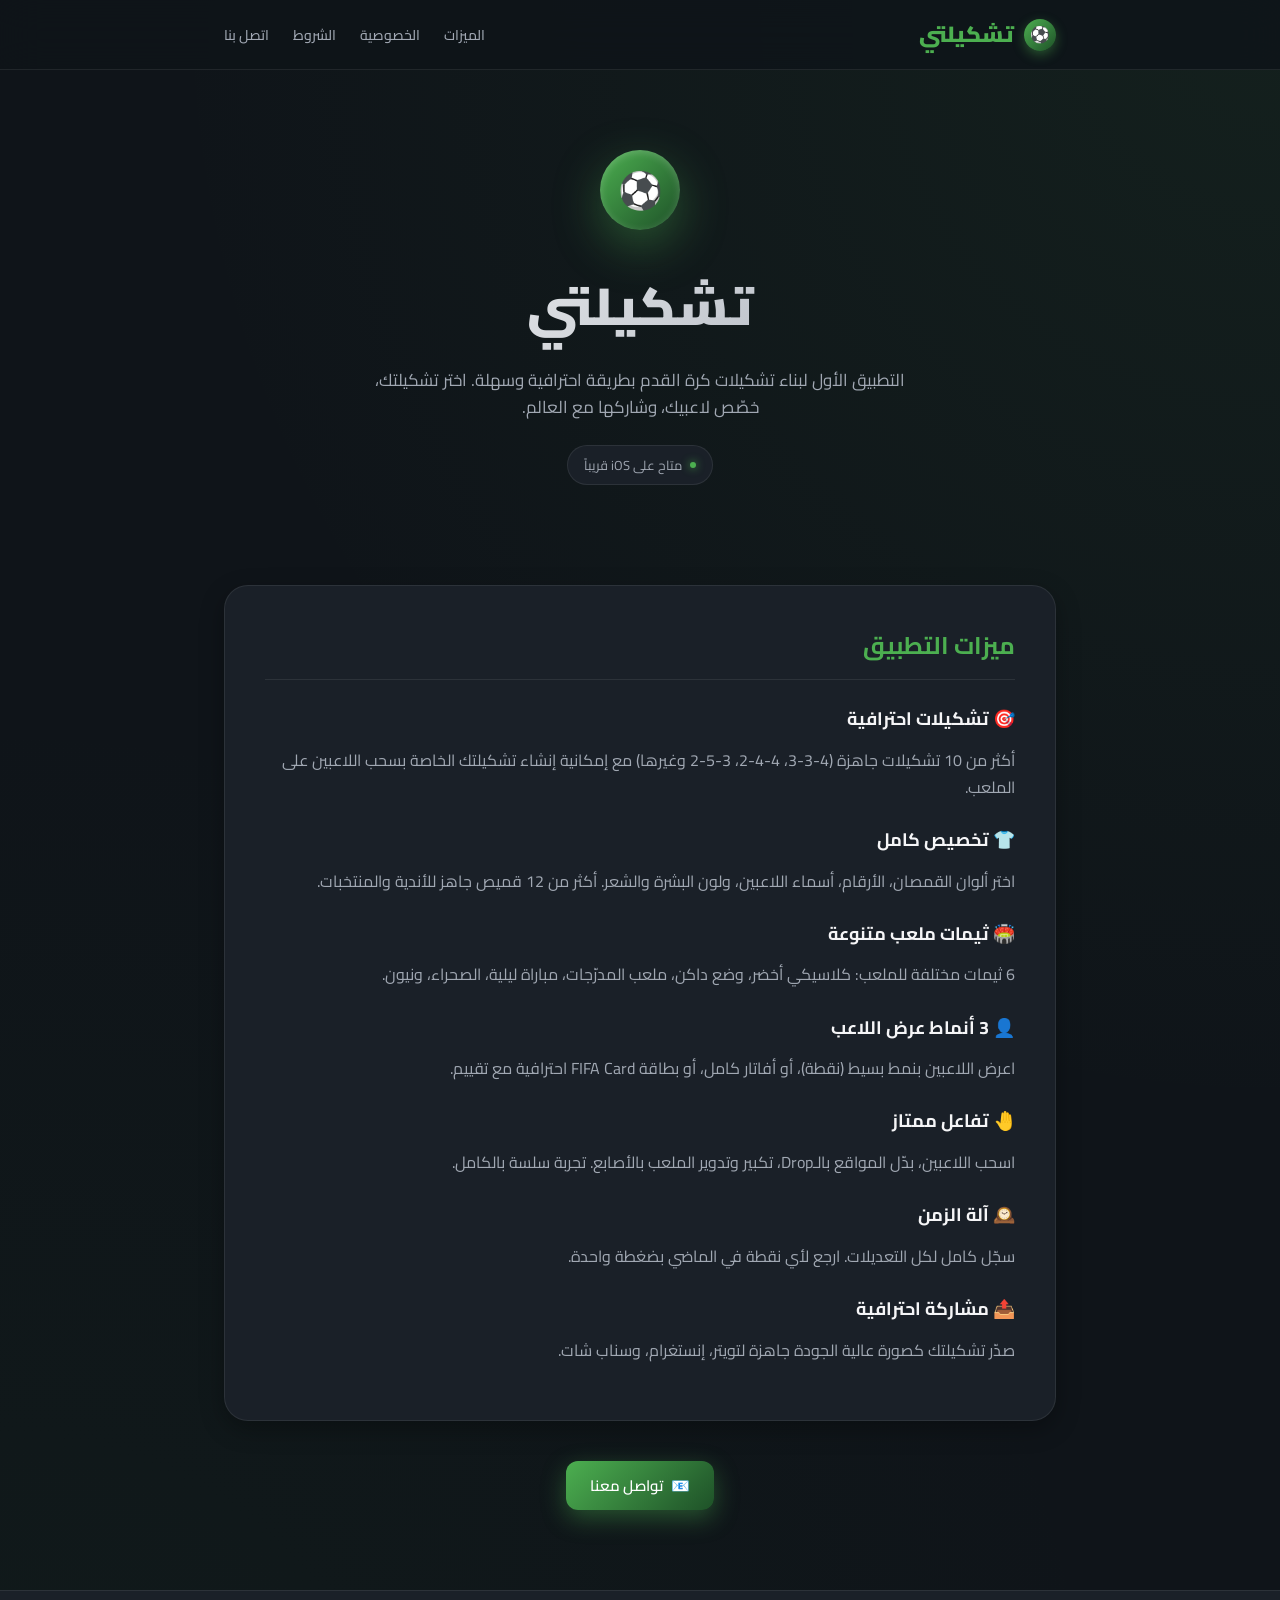
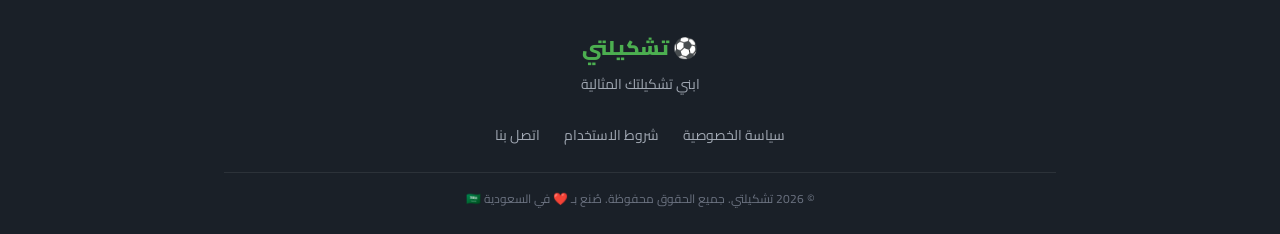
<file: index.html>
<!DOCTYPE html>
<html lang="ar" dir="rtl">
<head>
    <meta charset="UTF-8">
    <meta name="viewport" content="width=device-width, initial-scale=1.0">
    <meta name="description" content="تشكيلتي - التطبيق الأول لبناء تشكيلات كرة القدم بطريقة احترافية وسهلة">
    <meta property="og:title" content="تشكيلتي - بناء تشكيلات كرة القدم">
    <meta property="og:description" content="ابني تشكيلتك المثالية بتطبيق احترافي بالكامل بالعربي">
    <meta property="og:type" content="website">
    <meta name="theme-color" content="#0F1419">
    <title>تشكيلتي - بناء تشكيلات كرة القدم</title>
    <link rel="stylesheet" href="styles.css">
</head>
<body>

    <!-- Navbar -->
    <nav class="navbar">
        <div class="navbar-inner">
            <a href="index.html" class="logo">
                <span class="logo-icon">⚽</span>
                <span>تشكيلتي</span>
            </a>
            <ul class="nav-links">
                <li><a href="#features">الميزات</a></li>
                <li><a href="privacy.html">الخصوصية</a></li>
                <li><a href="terms.html">الشروط</a></li>
                <li><a href="contact.html">اتصل بنا</a></li>
            </ul>
        </div>
    </nav>

    <!-- Hero -->
    <section class="hero">
        <div class="container">
            <div class="hero-icon">⚽</div>
            <h1>تشكيلتي</h1>
            <p class="hero-subtitle">التطبيق الأول لبناء تشكيلات كرة القدم بطريقة احترافية وسهلة. اختر تشكيلتك، خصّص لاعبيك، وشاركها مع العالم.</p>
            <div class="hero-meta">
                <span class="hero-meta-dot"></span>
                <span>متاح على iOS قريباً</span>
            </div>
        </div>
    </section>

    <!-- Features -->
    <section class="content" id="features">
        <div class="container">
            <div class="content-card">
                <h2>ميزات التطبيق</h2>

                <h3>🎯 تشكيلات احترافية</h3>
                <p>أكثر من 10 تشكيلات جاهزة (4-3-3، 4-4-2، 3-5-2 وغيرها) مع إمكانية إنشاء تشكيلتك الخاصة بسحب اللاعبين على الملعب.</p>

                <h3>👕 تخصيص كامل</h3>
                <p>اختر ألوان القمصان، الأرقام، أسماء اللاعبين، ولون البشرة والشعر. أكثر من 12 قميص جاهز للأندية والمنتخبات.</p>

                <h3>🏟️ ثيمات ملعب متنوعة</h3>
                <p>6 ثيمات مختلفة للملعب: كلاسيكي أخضر، وضع داكن، ملعب المدرّجات، مباراة ليلية، الصحراء، ونيون.</p>

                <h3>👤 3 أنماط عرض اللاعب</h3>
                <p>اعرض اللاعبين بنمط بسيط (نقطة)، أو أفاتار كامل، أو بطاقة FIFA Card احترافية مع تقييم.</p>

                <h3>🤚 تفاعل ممتاز</h3>
                <p>اسحب اللاعبين، بدّل المواقع بالـDrop، تكبير وتدوير الملعب بالأصابع. تجربة سلسة بالكامل.</p>

                <h3>🕰️ آلة الزمن</h3>
                <p>سجّل كامل لكل التعديلات. ارجع لأي نقطة في الماضي بضغطة واحدة.</p>

                <h3>📤 مشاركة احترافية</h3>
                <p>صدّر تشكيلتك كصورة عالية الجودة جاهزة لتويتر، إنستغرام، وسناب شات.</p>
            </div>

            <!-- CTA -->
            <div style="text-align: center; margin-top: 40px;">
                <a href="mailto:support@tactica.app" class="btn btn-primary">
                    <span>📧</span>
                    <span>تواصل معنا</span>
                </a>
            </div>
        </div>
    </section>

    <!-- Footer -->
    <footer class="footer">
        <div class="container">
            <div class="footer-logo">⚽ تشكيلتي</div>
            <p class="footer-tagline">ابني تشكيلتك المثالية</p>
            <ul class="footer-links">
                <li><a href="privacy.html">سياسة الخصوصية</a></li>
                <li><a href="terms.html">شروط الاستخدام</a></li>
                <li><a href="contact.html">اتصل بنا</a></li>
            </ul>
            <p class="footer-copyright">
                © 2026 تشكيلتي. جميع الحقوق محفوظة. صُنع بـ ❤️ في السعودية 🇸🇦
            </p>
        </div>
    </footer>

</body>
</html>
</file>
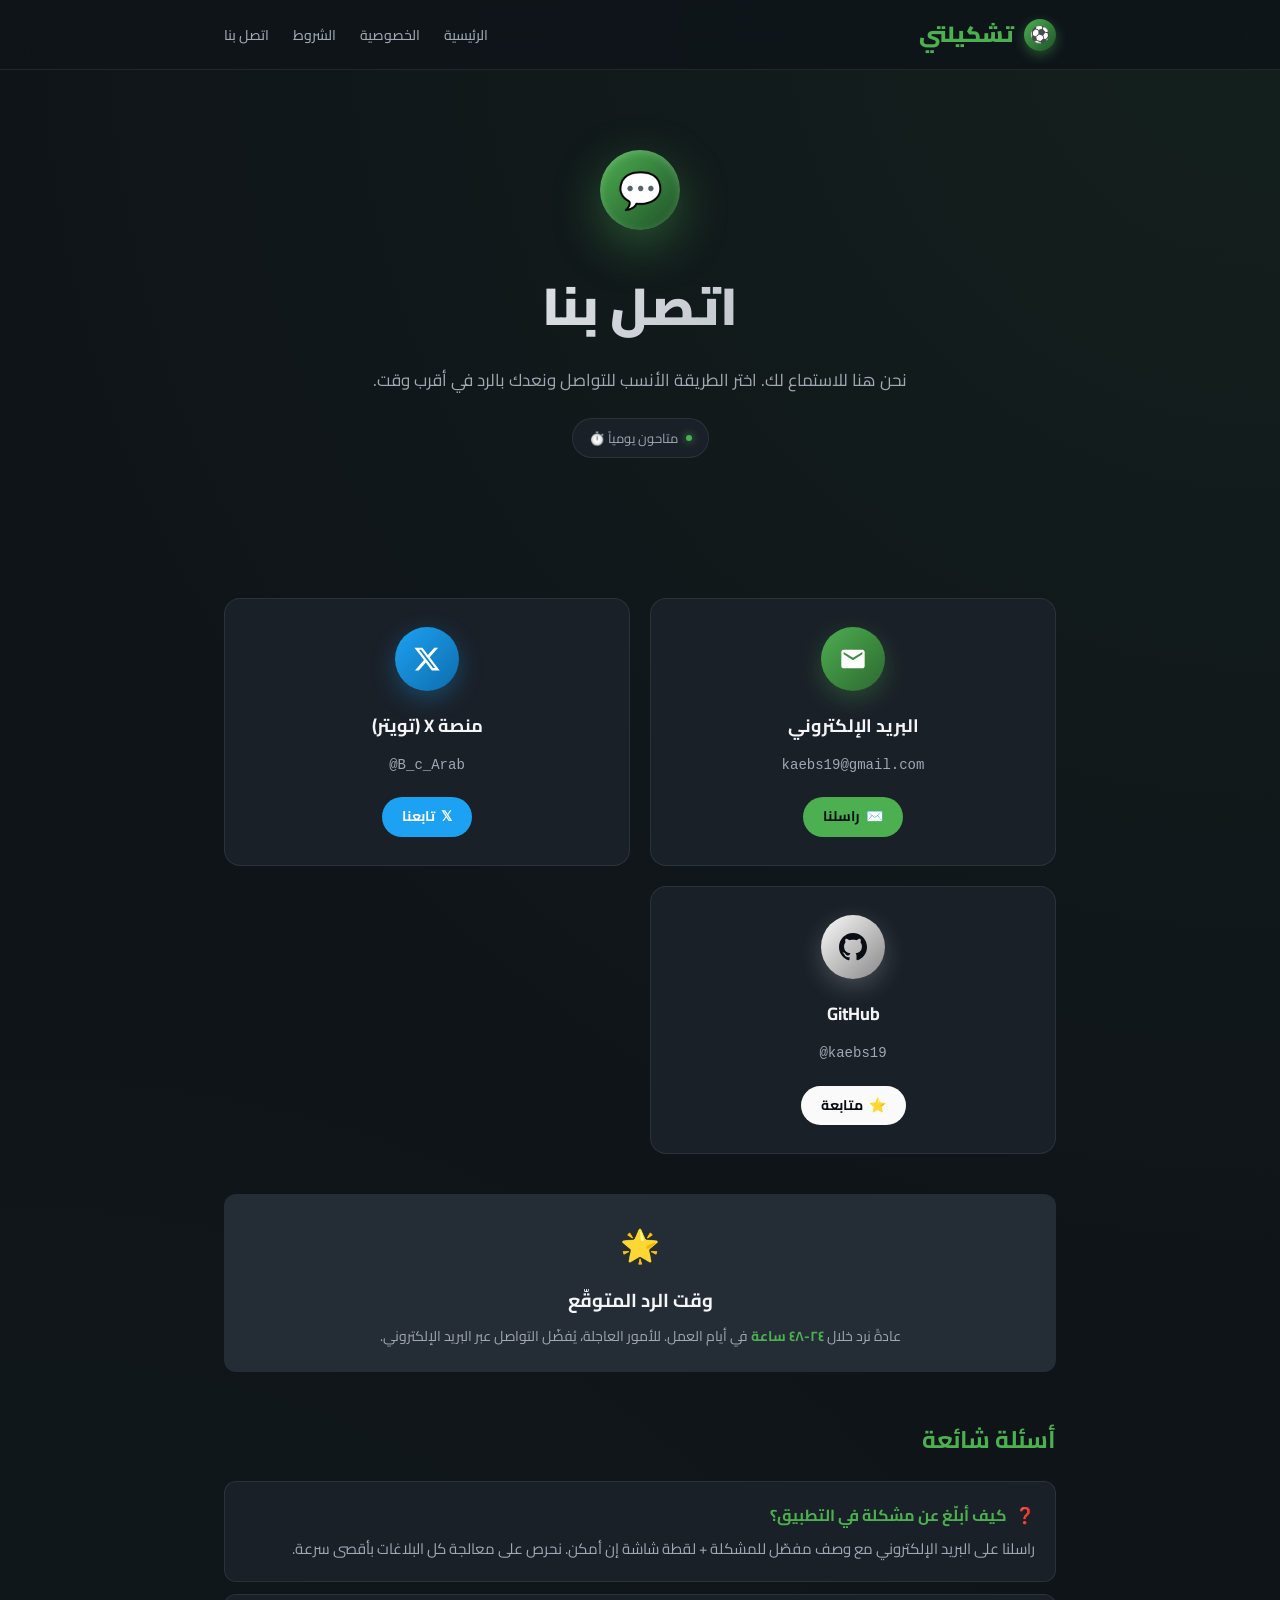
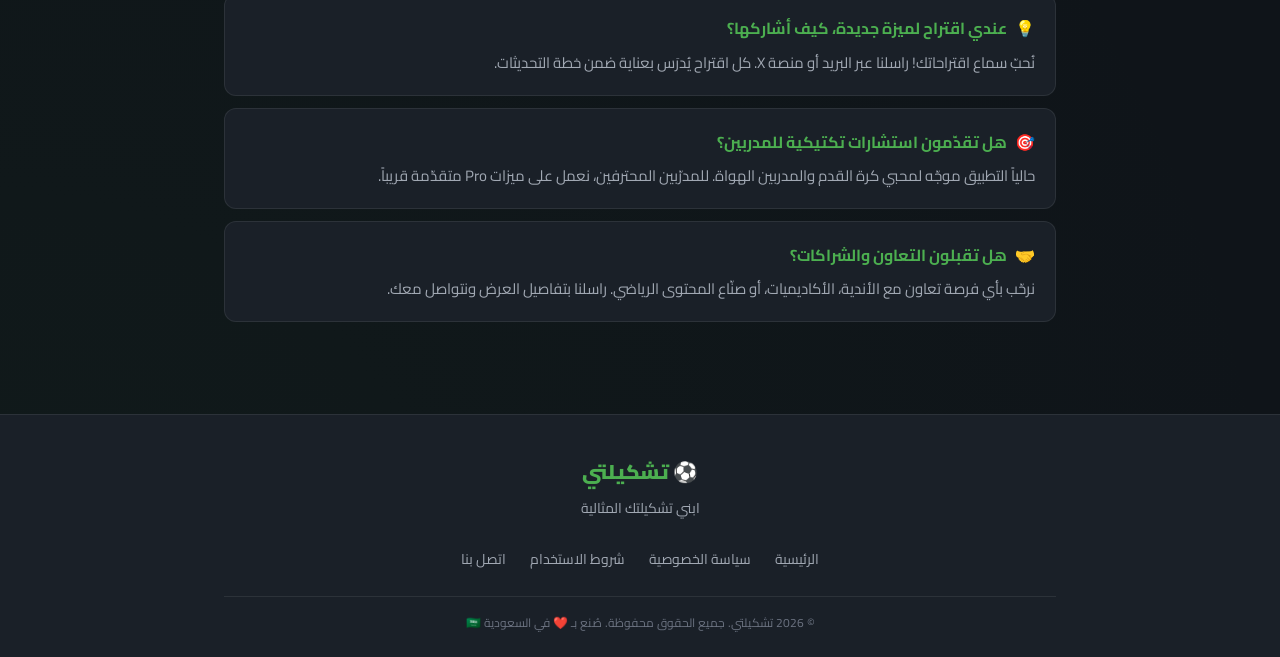
<file: contact.html>
<!DOCTYPE html>
<html lang="ar" dir="rtl">
<head>
    <meta charset="UTF-8">
    <meta name="viewport" content="width=device-width, initial-scale=1.0">
    <meta name="description" content="تواصل معنا - فريق تشكيلتي يسرّه التواصل معك في أي وقت">
    <meta property="og:title" content="اتصل بنا - تشكيلتي">
    <meta property="og:description" content="نحن هنا لمساعدتك. تواصل معنا عبر البريد الإلكتروني أو وسائل التواصل الاجتماعي.">
    <meta name="theme-color" content="#0F1419">
    <title>اتصل بنا - تشكيلتي</title>
    <link rel="stylesheet" href="styles.css">
    <style>
        /* ===== Contact Page Specific ===== */
        .contact-grid {
            display: grid;
            grid-template-columns: repeat(auto-fit, minmax(280px, 1fr));
            gap: 20px;
            margin: 40px 0;
        }

        .contact-card {
            background: var(--bg-secondary);
            border: 1px solid var(--border-light);
            border-radius: var(--radius-lg);
            padding: 28px 24px;
            text-align: center;
            text-decoration: none;
            transition: all 0.3s ease;
            position: relative;
            overflow: hidden;
            display: flex;
            flex-direction: column;
            align-items: center;
            gap: 12px;
        }

        .contact-card::before {
            content: '';
            position: absolute;
            top: 0;
            left: 0;
            right: 0;
            height: 3px;
            background: var(--card-accent, var(--brand-accent));
            opacity: 0;
            transition: opacity 0.3s;
        }

        .contact-card:hover {
            transform: translateY(-4px);
            border-color: var(--card-accent, var(--brand-accent));
            box-shadow: 0 16px 40px var(--card-glow, var(--brand-accent-glow));
        }

        .contact-card:hover::before {
            opacity: 1;
        }

        .contact-card.email {
            --card-accent: var(--brand-accent);
            --card-glow: rgba(76, 175, 80, 0.3);
        }

        .contact-card.twitter {
            --card-accent: #1DA1F2;
            --card-glow: rgba(29, 161, 242, 0.3);
        }

        .contact-card.github {
            --card-accent: #fafafa;
            --card-glow: rgba(255, 255, 255, 0.2);
        }

        .contact-icon {
            width: 64px;
            height: 64px;
            border-radius: 50%;
            display: flex;
            align-items: center;
            justify-content: center;
            font-size: 28px;
            margin-bottom: 8px;
            background: linear-gradient(135deg, var(--card-accent), color-mix(in srgb, var(--card-accent) 60%, black));
            box-shadow: 0 8px 24px var(--card-glow);
        }

        .contact-card-title {
            font-size: 18px;
            font-weight: 700;
            color: var(--text-primary);
        }

        .contact-card-value {
            font-size: 14px;
            color: var(--text-secondary);
            font-family: -apple-system, "SF Mono", Menlo, monospace;
            direction: ltr;
            word-break: break-all;
        }

        .contact-card-cta {
            margin-top: 8px;
            padding: 8px 20px;
            background: var(--card-accent);
            color: #0A0E14;
            border-radius: 999px;
            font-weight: 700;
            font-size: 14px;
            display: inline-flex;
            align-items: center;
            gap: 6px;
        }

        .contact-card.twitter .contact-card-cta {
            color: white;
        }

        .contact-card.github .contact-card-cta {
            color: #0A0E14;
        }

        /* SVG inline icons */
        .icon-svg {
            width: 28px;
            height: 28px;
            fill: white;
        }

        /* Quick info */
        .quick-info {
            background: var(--bg-tertiary);
            border-radius: var(--radius-md);
            padding: 24px;
            margin-top: 32px;
            text-align: center;
        }

        .quick-info-icon {
            font-size: 32px;
            margin-bottom: 12px;
        }

        .quick-info h3 {
            color: var(--text-primary);
            font-weight: 700;
            margin-bottom: 8px;
        }

        .quick-info p {
            color: var(--text-secondary);
            font-size: 14px;
        }

        /* FAQ */
        .faq {
            margin-top: 48px;
        }

        .faq-item {
            background: var(--bg-secondary);
            border: 1px solid var(--border-light);
            border-radius: var(--radius-md);
            padding: 20px;
            margin-bottom: 12px;
        }

        .faq-question {
            color: var(--brand-accent);
            font-weight: 700;
            font-size: 16px;
            margin-bottom: 8px;
            display: flex;
            align-items: center;
            gap: 8px;
        }

        .faq-answer {
            color: var(--text-secondary);
            font-size: 15px;
            line-height: 1.6;
        }
    </style>
</head>
<body>

    <!-- Navbar -->
    <nav class="navbar">
        <div class="navbar-inner">
            <a href="index.html" class="logo">
                <span class="logo-icon">⚽</span>
                <span>تشكيلتي</span>
            </a>
            <ul class="nav-links">
                <li><a href="index.html">الرئيسية</a></li>
                <li><a href="privacy.html">الخصوصية</a></li>
                <li><a href="terms.html">الشروط</a></li>
                <li><a href="contact.html">اتصل بنا</a></li>
            </ul>
        </div>
    </nav>

    <!-- Hero -->
    <section class="hero">
        <div class="container">
            <div class="hero-icon">💬</div>
            <h1>اتصل بنا</h1>
            <p class="hero-subtitle">نحن هنا للاستماع لك. اختر الطريقة الأنسب للتواصل ونعدك بالرد في أقرب وقت.</p>
            <div class="hero-meta">
                <span class="hero-meta-dot"></span>
                <span>متاحون يومياً ⏱️</span>
            </div>
        </div>
    </section>

    <!-- Content -->
    <section class="content">
        <div class="container">

            <!-- Contact Cards Grid -->
            <div class="contact-grid">

                <!-- Email Card -->
                <a href="mailto:kaebs19@gmail.com?subject=استفسار%20من%20تطبيق%20تشكيلتي" class="contact-card email">
                    <div class="contact-icon">
                        <svg class="icon-svg" viewBox="0 0 24 24">
                            <path d="M20 4H4c-1.1 0-2 .9-2 2v12c0 1.1.9 2 2 2h16c1.1 0 2-.9 2-2V6c0-1.1-.9-2-2-2zm0 4l-8 5-8-5V6l8 5 8-5v2z"/>
                        </svg>
                    </div>
                    <div class="contact-card-title">البريد الإلكتروني</div>
                    <div class="contact-card-value">kaebs19@gmail.com</div>
                    <div class="contact-card-cta">
                        <span>✉️</span>
                        <span>راسلنا</span>
                    </div>
                </a>

                <!-- Twitter/X Card -->
                <a href="https://x.com/B_c_Arab" target="_blank" rel="noopener" class="contact-card twitter">
                    <div class="contact-icon" style="background: linear-gradient(135deg, #1DA1F2, #0d6dac);">
                        <svg class="icon-svg" viewBox="0 0 24 24">
                            <path d="M18.244 2.25h3.308l-7.227 8.26 8.502 11.24H16.17l-5.214-6.817L4.99 21.75H1.68l7.73-8.835L1.254 2.25H8.08l4.713 6.231zm-1.161 17.52h1.833L7.084 4.126H5.117z"/>
                        </svg>
                    </div>
                    <div class="contact-card-title">منصة X (تويتر)</div>
                    <div class="contact-card-value">@B_c_Arab</div>
                    <div class="contact-card-cta">
                        <span>𝕏</span>
                        <span>تابعنا</span>
                    </div>
                </a>

                <!-- GitHub Card -->
                <a href="https://github.com/kaebs19" target="_blank" rel="noopener" class="contact-card github">
                    <div class="contact-icon" style="background: linear-gradient(135deg, #fafafa, #888);">
                        <svg class="icon-svg" viewBox="0 0 24 24" style="fill: #0A0E14;">
                            <path d="M12 0c-6.626 0-12 5.373-12 12 0 5.302 3.438 9.8 8.207 11.387.599.111.793-.261.793-.577v-2.234c-3.338.726-4.033-1.416-4.033-1.416-.546-1.387-1.333-1.756-1.333-1.756-1.089-.745.083-.729.083-.729 1.205.084 1.839 1.237 1.839 1.237 1.07 1.834 2.807 1.304 3.492.997.107-.775.418-1.305.762-1.604-2.665-.305-5.467-1.334-5.467-5.931 0-1.311.469-2.381 1.236-3.221-.124-.303-.535-1.524.117-3.176 0 0 1.008-.322 3.301 1.23.957-.266 1.983-.399 3.003-.404 1.02.005 2.047.138 3.006.404 2.291-1.552 3.297-1.23 3.297-1.23.653 1.653.242 2.874.118 3.176.77.84 1.235 1.911 1.235 3.221 0 4.609-2.807 5.624-5.479 5.921.43.372.823 1.102.823 2.222v3.293c0 .319.192.694.801.576 4.765-1.589 8.199-6.086 8.199-11.386 0-6.627-5.373-12-12-12z"/>
                        </svg>
                    </div>
                    <div class="contact-card-title">GitHub</div>
                    <div class="contact-card-value">@kaebs19</div>
                    <div class="contact-card-cta">
                        <span>⭐</span>
                        <span>متابعة</span>
                    </div>
                </a>
            </div>

            <!-- Quick Info -->
            <div class="quick-info">
                <div class="quick-info-icon">🌟</div>
                <h3>وقت الرد المتوقّع</h3>
                <p>عادةً نرد خلال <strong style="color: var(--brand-accent);">٢٤-٤٨ ساعة</strong> في أيام العمل. للأمور العاجلة، يُفضّل التواصل عبر البريد الإلكتروني.</p>
            </div>

            <!-- FAQ Section -->
            <div class="faq">
                <h2 style="color: var(--brand-accent); margin-bottom: 20px;">أسئلة شائعة</h2>

                <div class="faq-item">
                    <div class="faq-question">
                        <span>❓</span>
                        <span>كيف أبلّغ عن مشكلة في التطبيق؟</span>
                    </div>
                    <div class="faq-answer">راسلنا على البريد الإلكتروني مع وصف مفصّل للمشكلة + لقطة شاشة إن أمكن. نحرص على معالجة كل البلاغات بأقصى سرعة.</div>
                </div>

                <div class="faq-item">
                    <div class="faq-question">
                        <span>💡</span>
                        <span>عندي اقتراح لميزة جديدة، كيف أشاركها؟</span>
                    </div>
                    <div class="faq-answer">نُحبّ سماع اقتراحاتك! راسلنا عبر البريد أو منصة X. كل اقتراح يُدرَس بعناية ضمن خطة التحديثات.</div>
                </div>

                <div class="faq-item">
                    <div class="faq-question">
                        <span>🎯</span>
                        <span>هل تقدّمون استشارات تكتيكية للمدربين؟</span>
                    </div>
                    <div class="faq-answer">حالياً التطبيق موجّه لمحبي كرة القدم والمدربين الهواة. للمدرّبين المحترفين، نعمل على ميزات Pro متقدّمة قريباً.</div>
                </div>

                <div class="faq-item">
                    <div class="faq-question">
                        <span>🤝</span>
                        <span>هل تقبلون التعاون والشراكات؟</span>
                    </div>
                    <div class="faq-answer">نرحّب بأي فرصة تعاون مع الأندية، الأكاديميات، أو صنّاع المحتوى الرياضي. راسلنا بتفاصيل العرض ونتواصل معك.</div>
                </div>
            </div>

        </div>
    </section>

    <!-- Footer -->
    <footer class="footer">
        <div class="container">
            <div class="footer-logo">⚽ تشكيلتي</div>
            <p class="footer-tagline">ابني تشكيلتك المثالية</p>
            <ul class="footer-links">
                <li><a href="index.html">الرئيسية</a></li>
                <li><a href="privacy.html">سياسة الخصوصية</a></li>
                <li><a href="terms.html">شروط الاستخدام</a></li>
                <li><a href="contact.html">اتصل بنا</a></li>
            </ul>
            <p class="footer-copyright">
                © 2026 تشكيلتي. جميع الحقوق محفوظة. صُنع بـ ❤️ في السعودية 🇸🇦
            </p>
        </div>
    </footer>

</body>
</html>
</file>
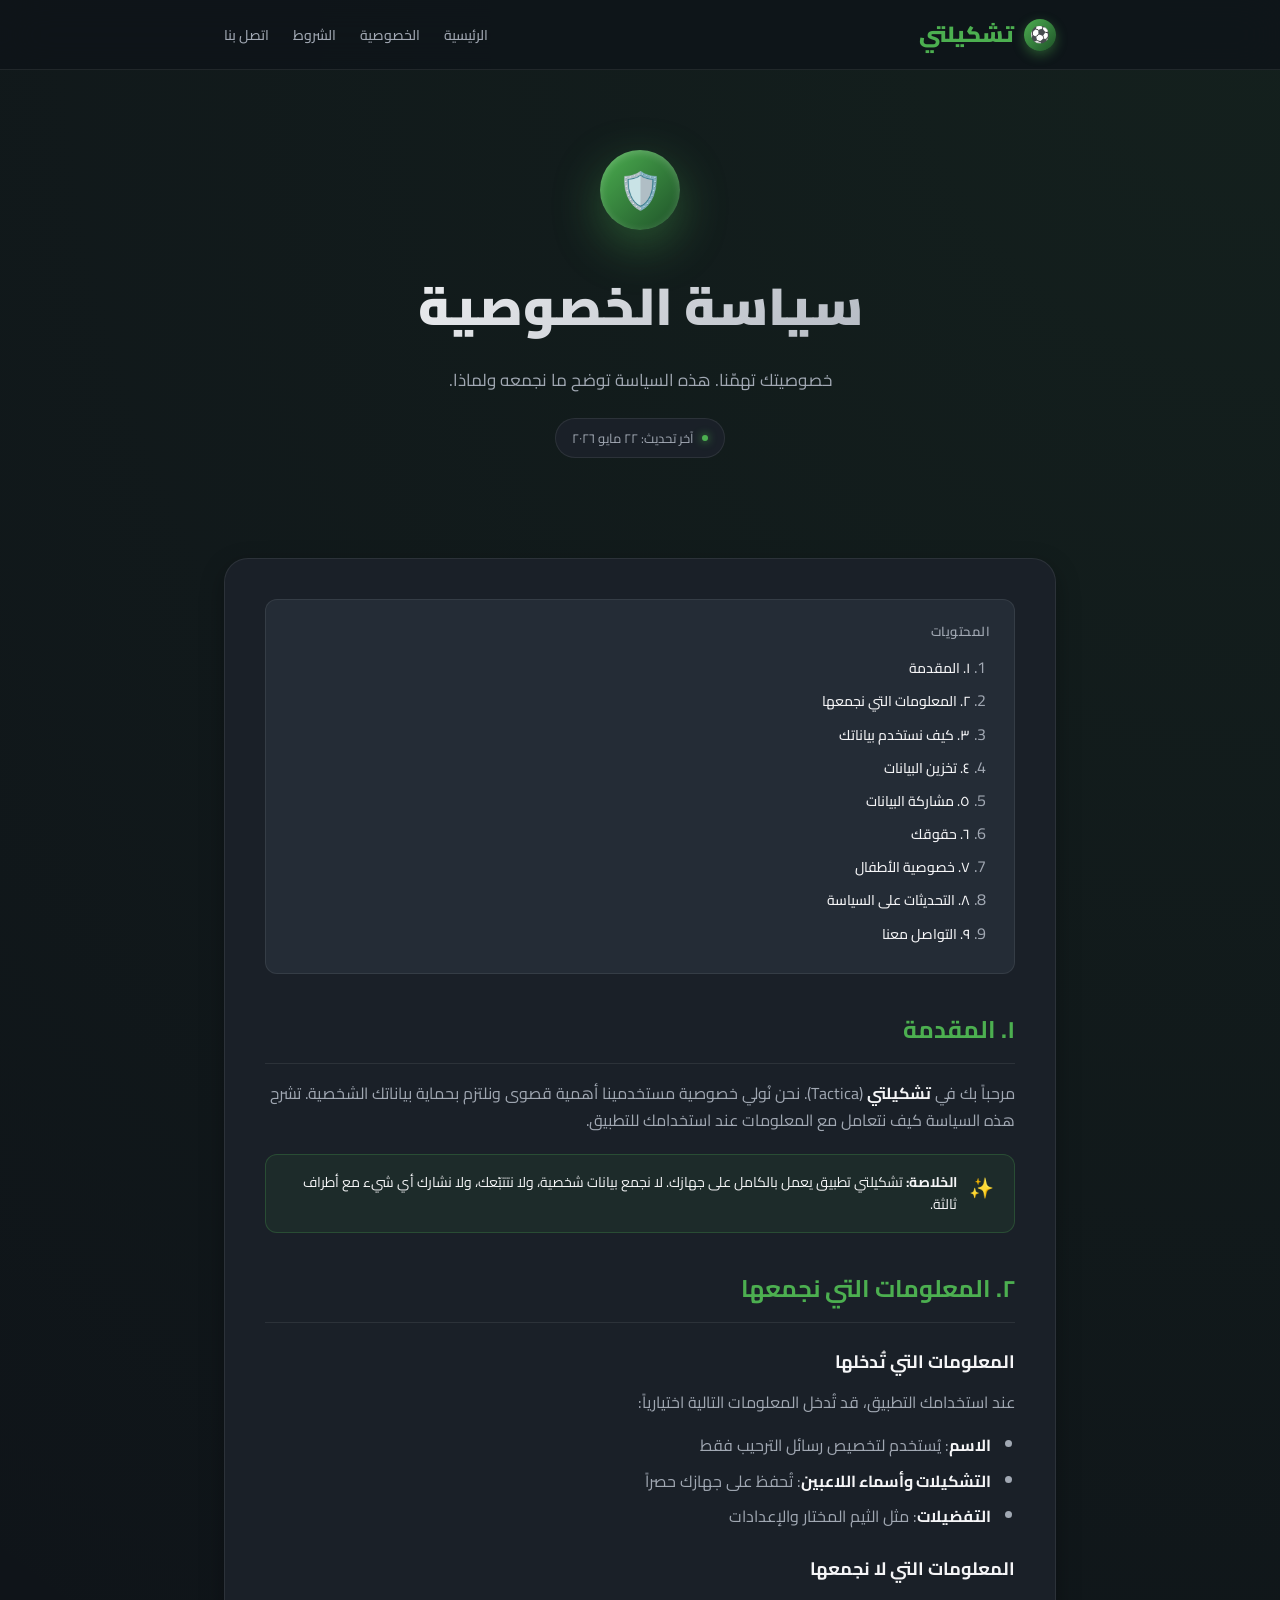
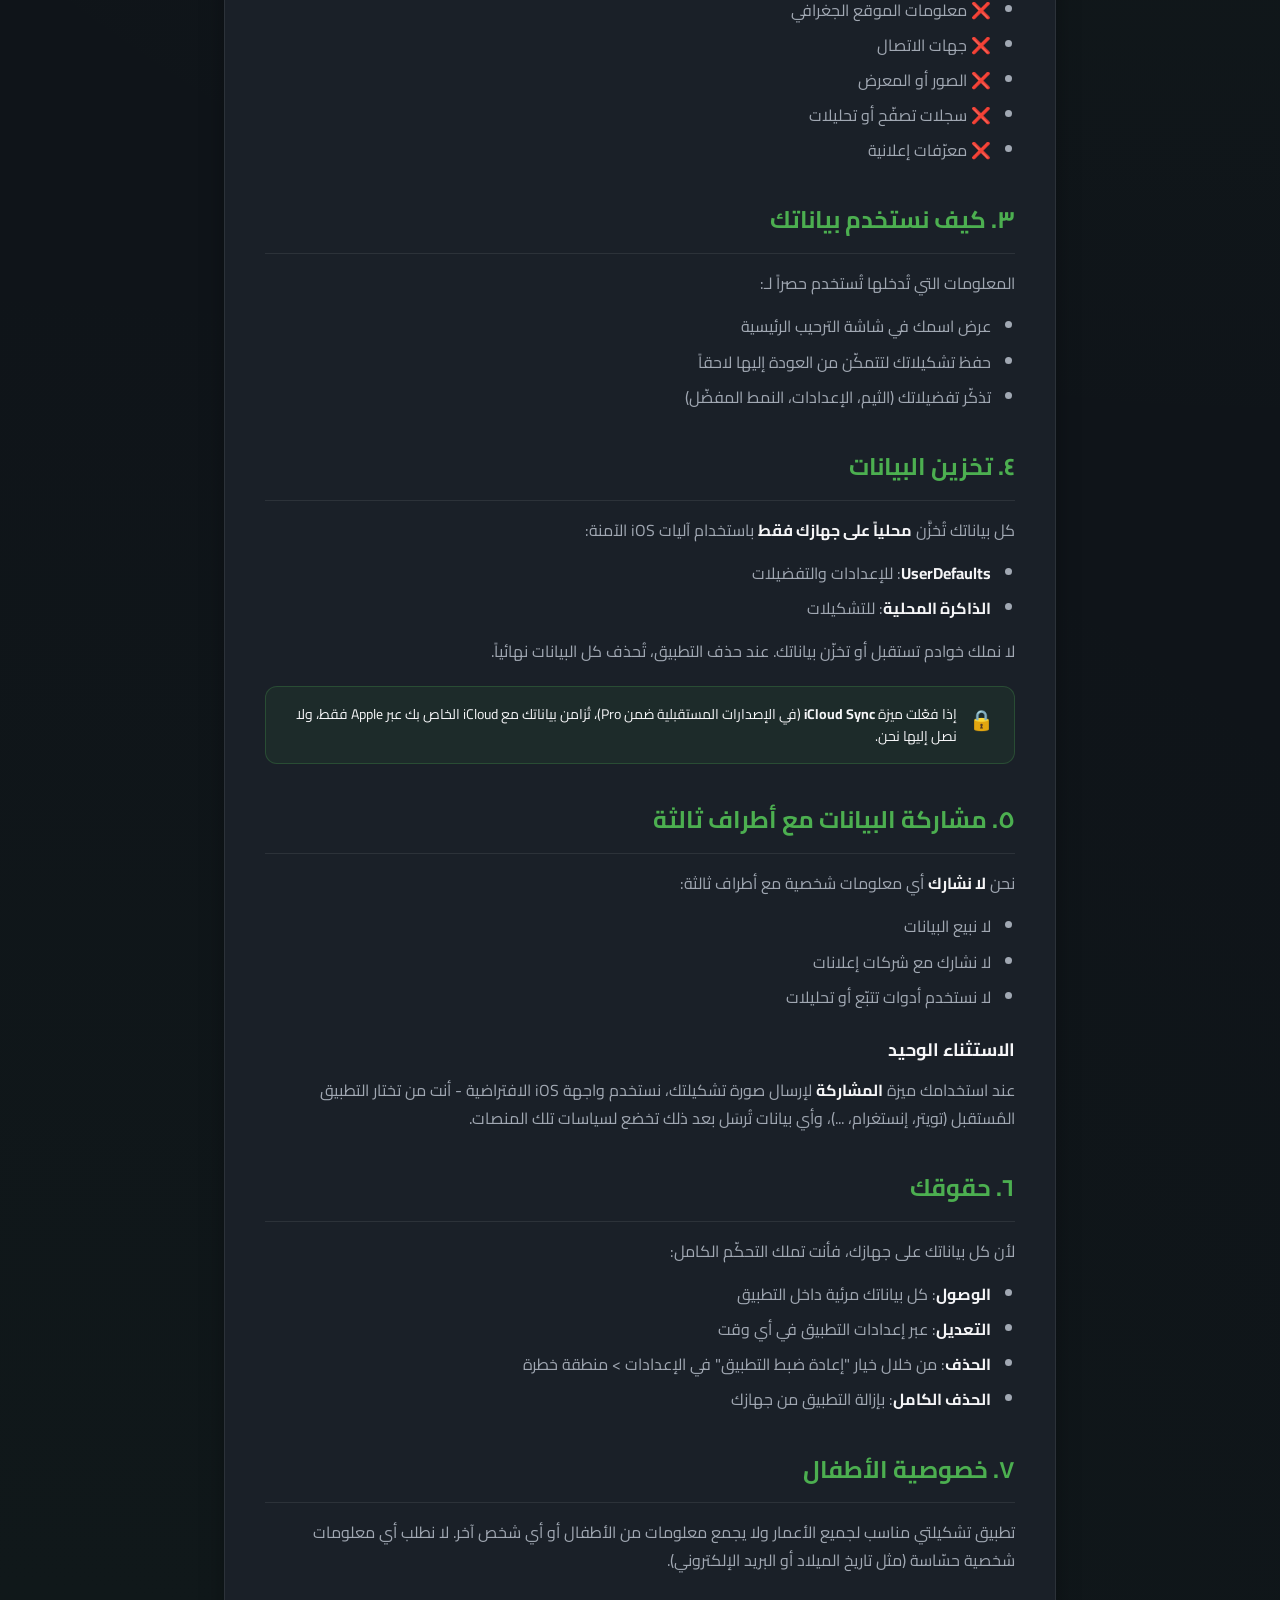
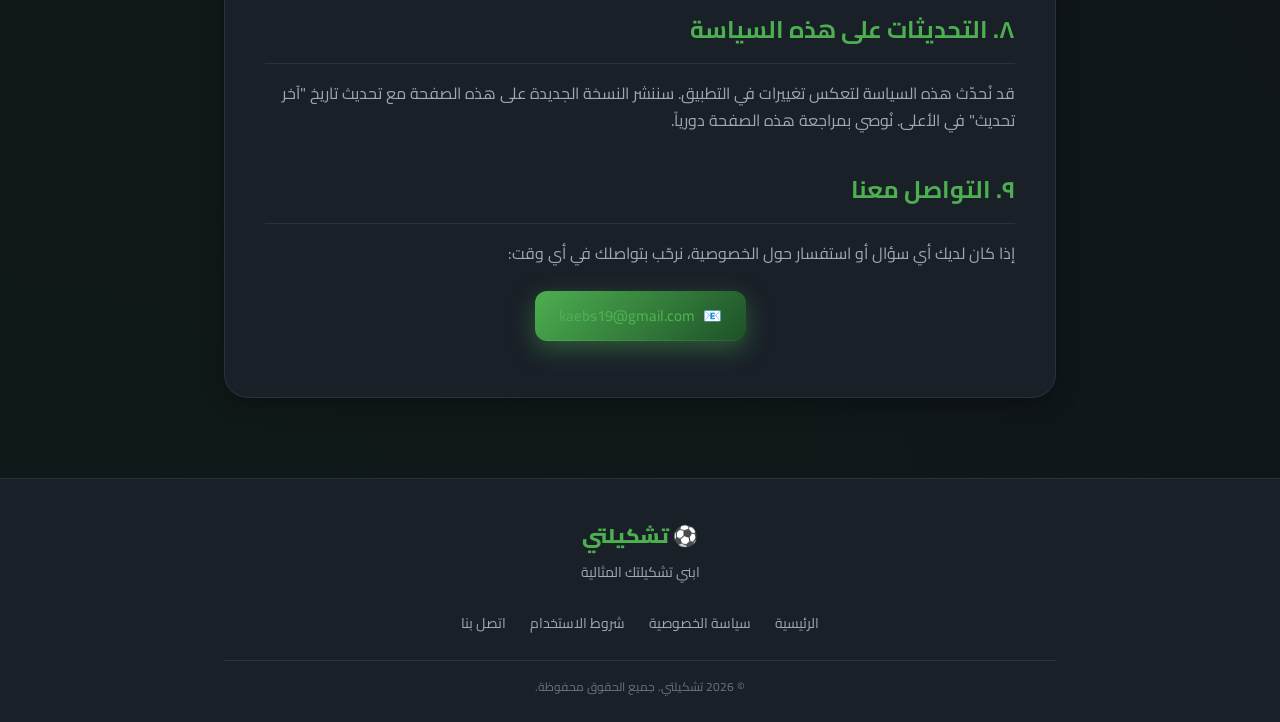
<file: privacy.html>
<!DOCTYPE html>
<html lang="ar" dir="rtl">
<head>
    <meta charset="UTF-8">
    <meta name="viewport" content="width=device-width, initial-scale=1.0">
    <meta name="description" content="سياسة الخصوصية لتطبيق تشكيلتي">
    <meta name="theme-color" content="#0F1419">
    <title>سياسة الخصوصية - تشكيلتي</title>
    <link rel="stylesheet" href="styles.css">
</head>
<body>

    <!-- Navbar -->
    <nav class="navbar">
        <div class="navbar-inner">
            <a href="index.html" class="logo">
                <span class="logo-icon">⚽</span>
                <span>تشكيلتي</span>
            </a>
            <ul class="nav-links">
                <li><a href="index.html">الرئيسية</a></li>
                <li><a href="privacy.html">الخصوصية</a></li>
                <li><a href="terms.html">الشروط</a></li>
                <li><a href="contact.html">اتصل بنا</a></li>
            </ul>
        </div>
    </nav>

    <!-- Hero -->
    <section class="hero">
        <div class="container">
            <div class="hero-icon">🛡️</div>
            <h1>سياسة الخصوصية</h1>
            <p class="hero-subtitle">خصوصيتك تهمّنا. هذه السياسة توضح ما نجمعه ولماذا.</p>
            <div class="hero-meta">
                <span class="hero-meta-dot"></span>
                <span>آخر تحديث: ٢٢ مايو ٢٠٢٦</span>
            </div>
        </div>
    </section>

    <!-- Content -->
    <section class="content">
        <div class="container">
            <div class="content-card">

                <!-- TOC -->
                <div class="toc">
                    <div class="toc-title">المحتويات</div>
                    <ol>
                        <li><a href="#intro">١. المقدمة</a></li>
                        <li><a href="#collected">٢. المعلومات التي نجمعها</a></li>
                        <li><a href="#usage">٣. كيف نستخدم بياناتك</a></li>
                        <li><a href="#storage">٤. تخزين البيانات</a></li>
                        <li><a href="#sharing">٥. مشاركة البيانات</a></li>
                        <li><a href="#rights">٦. حقوقك</a></li>
                        <li><a href="#children">٧. خصوصية الأطفال</a></li>
                        <li><a href="#changes">٨. التحديثات على السياسة</a></li>
                        <li><a href="#contact">٩. التواصل معنا</a></li>
                    </ol>
                </div>

                <h2 id="intro">١. المقدمة</h2>
                <p>مرحباً بك في <strong>تشكيلتي</strong> (Tactica). نحن نُولي خصوصية مستخدمينا أهمية قصوى ونلتزم بحماية بياناتك الشخصية. تشرح هذه السياسة كيف نتعامل مع المعلومات عند استخدامك للتطبيق.</p>

                <div class="info-box">
                    <span class="info-box-icon">✨</span>
                    <div class="info-box-content">
                        <strong>الخلاصة:</strong> تشكيلتي تطبيق يعمل بالكامل على جهازك. لا نجمع بيانات شخصية، ولا نتتبّعك، ولا نشارك أي شيء مع أطراف ثالثة.
                    </div>
                </div>

                <h2 id="collected">٢. المعلومات التي نجمعها</h2>

                <h3>المعلومات التي تُدخلها</h3>
                <p>عند استخدامك التطبيق، قد تُدخل المعلومات التالية اختيارياً:</p>
                <ul>
                    <li><strong>الاسم</strong>: يُستخدم لتخصيص رسائل الترحيب فقط</li>
                    <li><strong>التشكيلات وأسماء اللاعبين</strong>: تُحفظ على جهازك حصراً</li>
                    <li><strong>التفضيلات</strong>: مثل الثيم المختار والإعدادات</li>
                </ul>

                <h3>المعلومات التي لا نجمعها</h3>
                <ul>
                    <li>❌ معلومات الموقع الجغرافي</li>
                    <li>❌ جهات الاتصال</li>
                    <li>❌ الصور أو المعرض</li>
                    <li>❌ سجلات تصفّح أو تحليلات</li>
                    <li>❌ معرّفات إعلانية</li>
                </ul>

                <h2 id="usage">٣. كيف نستخدم بياناتك</h2>
                <p>المعلومات التي تُدخلها تُستخدم حصراً لـ:</p>
                <ul>
                    <li>عرض اسمك في شاشة الترحيب الرئيسية</li>
                    <li>حفظ تشكيلاتك لتتمكّن من العودة إليها لاحقاً</li>
                    <li>تذكّر تفضيلاتك (الثيم، الإعدادات، النمط المفضّل)</li>
                </ul>

                <h2 id="storage">٤. تخزين البيانات</h2>
                <p>كل بياناتك تُخزَّن <strong>محلياً على جهازك فقط</strong> باستخدام آليات iOS الآمنة:</p>
                <ul>
                    <li><strong>UserDefaults</strong>: للإعدادات والتفضيلات</li>
                    <li><strong>الذاكرة المحلية</strong>: للتشكيلات</li>
                </ul>
                <p>لا نملك خوادم تستقبل أو تخزّن بياناتك. عند حذف التطبيق، تُحذف كل البيانات نهائياً.</p>

                <div class="info-box">
                    <span class="info-box-icon">🔒</span>
                    <div class="info-box-content">
                        إذا فعّلت ميزة <strong>iCloud Sync</strong> (في الإصدارات المستقبلية ضمن Pro)، تُزامن بياناتك مع iCloud الخاص بك عبر Apple فقط، ولا نصل إليها نحن.
                    </div>
                </div>

                <h2 id="sharing">٥. مشاركة البيانات مع أطراف ثالثة</h2>
                <p>نحن <strong>لا نشارك</strong> أي معلومات شخصية مع أطراف ثالثة:</p>
                <ul>
                    <li>لا نبيع البيانات</li>
                    <li>لا نشارك مع شركات إعلانات</li>
                    <li>لا نستخدم أدوات تتبّع أو تحليلات</li>
                </ul>

                <h3>الاستثناء الوحيد</h3>
                <p>عند استخدامك ميزة <strong>المشاركة</strong> لإرسال صورة تشكيلتك، نستخدم واجهة iOS الافتراضية - أنت من تختار التطبيق المُستقبل (تويتر، إنستغرام، ...)، وأي بيانات تُرسَل بعد ذلك تخضع لسياسات تلك المنصات.</p>

                <h2 id="rights">٦. حقوقك</h2>
                <p>لأن كل بياناتك على جهازك، فأنت تملك التحكّم الكامل:</p>
                <ul>
                    <li><strong>الوصول</strong>: كل بياناتك مرئية داخل التطبيق</li>
                    <li><strong>التعديل</strong>: عبر إعدادات التطبيق في أي وقت</li>
                    <li><strong>الحذف</strong>: من خلال خيار "إعادة ضبط التطبيق" في الإعدادات > منطقة خطرة</li>
                    <li><strong>الحذف الكامل</strong>: بإزالة التطبيق من جهازك</li>
                </ul>

                <h2 id="children">٧. خصوصية الأطفال</h2>
                <p>تطبيق تشكيلتي مناسب لجميع الأعمار ولا يجمع معلومات من الأطفال أو أي شخص آخر. لا نطلب أي معلومات شخصية حسّاسة (مثل تاريخ الميلاد أو البريد الإلكتروني).</p>

                <h2 id="changes">٨. التحديثات على هذه السياسة</h2>
                <p>قد نُحدّث هذه السياسة لتعكس تغييرات في التطبيق. سننشر النسخة الجديدة على هذه الصفحة مع تحديث تاريخ "آخر تحديث" في الأعلى. نُوصي بمراجعة هذه الصفحة دورياً.</p>

                <h2 id="contact">٩. التواصل معنا</h2>
                <p>إذا كان لديك أي سؤال أو استفسار حول الخصوصية، نرحّب بتواصلك في أي وقت:</p>
                <p style="text-align: center; margin-top: 24px;">
                    <a href="mailto:kaebs19@gmail.com?subject=استفسار%20الخصوصية" class="btn btn-primary">
                        <span>📧</span>
                        <span>kaebs19@gmail.com</span>
                    </a>
                </p>

            </div>
        </div>
    </section>

    <!-- Footer -->
    <footer class="footer">
        <div class="container">
            <div class="footer-logo">⚽ تشكيلتي</div>
            <p class="footer-tagline">ابني تشكيلتك المثالية</p>
            <ul class="footer-links">
                <li><a href="index.html">الرئيسية</a></li>
                <li><a href="privacy.html">سياسة الخصوصية</a></li>
                <li><a href="terms.html">شروط الاستخدام</a></li>
                <li><a href="contact.html">اتصل بنا</a></li>
            </ul>
            <p class="footer-copyright">
                © 2026 تشكيلتي. جميع الحقوق محفوظة.
            </p>
        </div>
    </footer>

</body>
</html>
</file>
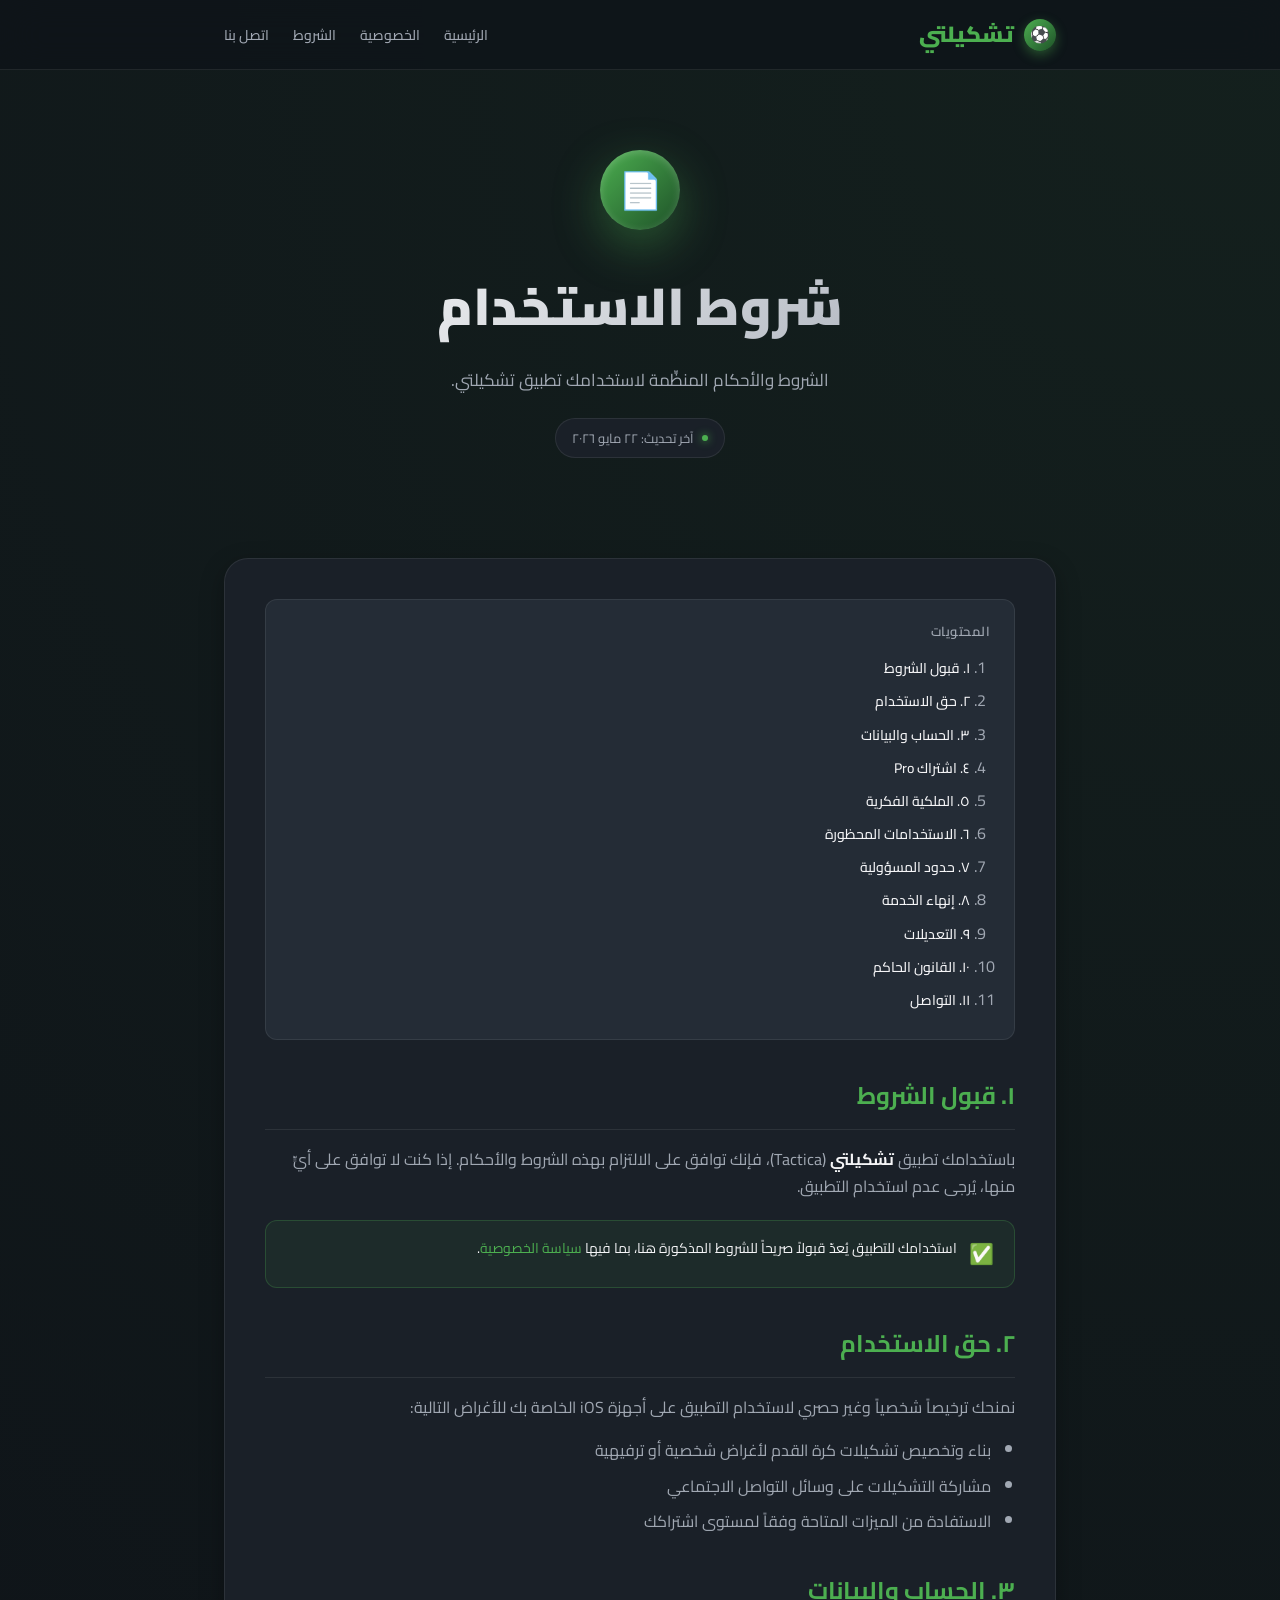
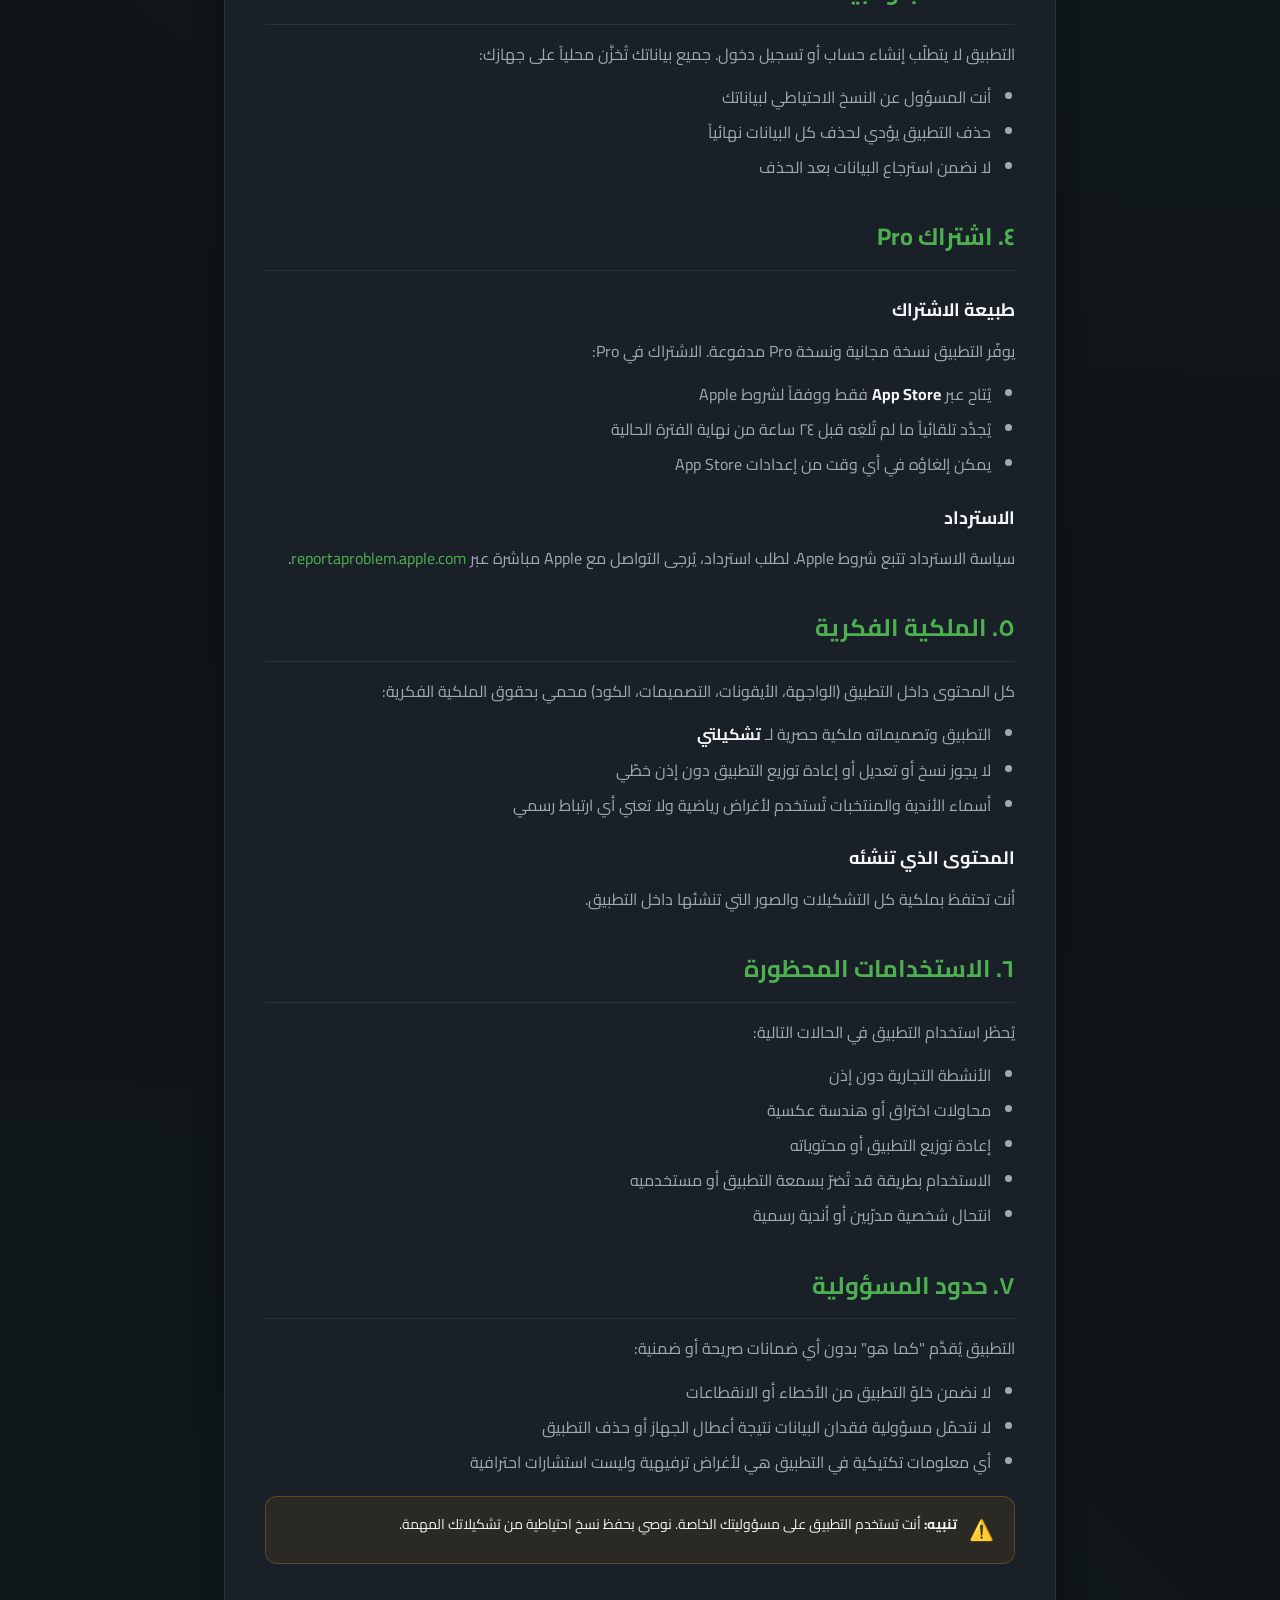
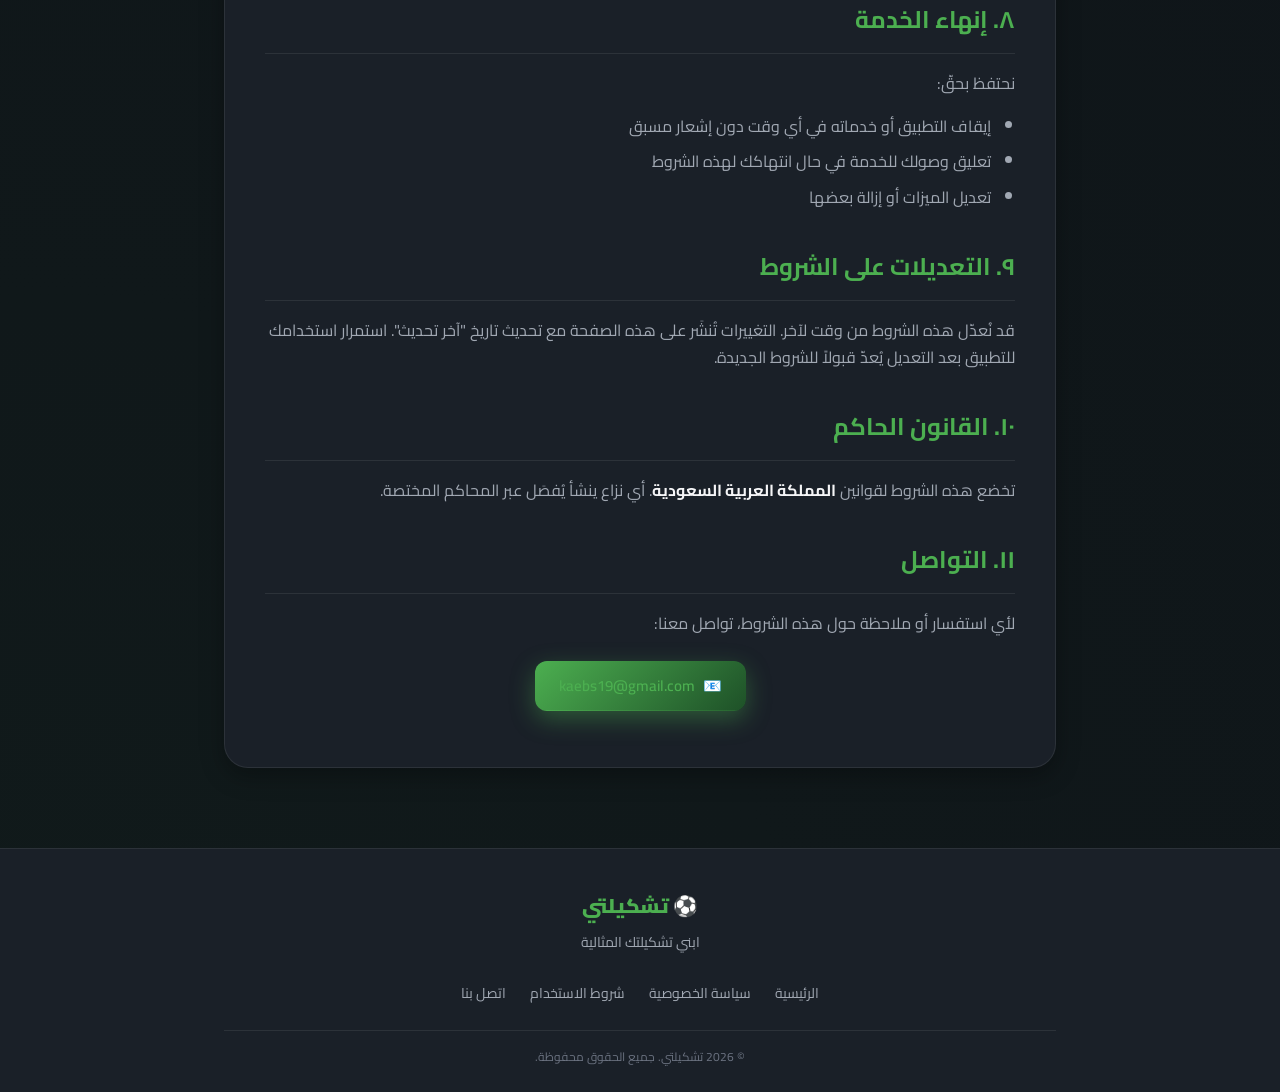
<file: terms.html>
<!DOCTYPE html>
<html lang="ar" dir="rtl">
<head>
    <meta charset="UTF-8">
    <meta name="viewport" content="width=device-width, initial-scale=1.0">
    <meta name="description" content="شروط استخدام تطبيق تشكيلتي">
    <meta name="theme-color" content="#0F1419">
    <title>شروط الاستخدام - تشكيلتي</title>
    <link rel="stylesheet" href="styles.css">
</head>
<body>

    <!-- Navbar -->
    <nav class="navbar">
        <div class="navbar-inner">
            <a href="index.html" class="logo">
                <span class="logo-icon">⚽</span>
                <span>تشكيلتي</span>
            </a>
            <ul class="nav-links">
                <li><a href="index.html">الرئيسية</a></li>
                <li><a href="privacy.html">الخصوصية</a></li>
                <li><a href="terms.html">الشروط</a></li>
                <li><a href="contact.html">اتصل بنا</a></li>
            </ul>
        </div>
    </nav>

    <!-- Hero -->
    <section class="hero">
        <div class="container">
            <div class="hero-icon">📄</div>
            <h1>شروط الاستخدام</h1>
            <p class="hero-subtitle">الشروط والأحكام المنظِّمة لاستخدامك تطبيق تشكيلتي.</p>
            <div class="hero-meta">
                <span class="hero-meta-dot"></span>
                <span>آخر تحديث: ٢٢ مايو ٢٠٢٦</span>
            </div>
        </div>
    </section>

    <!-- Content -->
    <section class="content">
        <div class="container">
            <div class="content-card">

                <!-- TOC -->
                <div class="toc">
                    <div class="toc-title">المحتويات</div>
                    <ol>
                        <li><a href="#acceptance">١. قبول الشروط</a></li>
                        <li><a href="#usage">٢. حق الاستخدام</a></li>
                        <li><a href="#account">٣. الحساب والبيانات</a></li>
                        <li><a href="#pro">٤. اشتراك Pro</a></li>
                        <li><a href="#ip">٥. الملكية الفكرية</a></li>
                        <li><a href="#prohibited">٦. الاستخدامات المحظورة</a></li>
                        <li><a href="#liability">٧. حدود المسؤولية</a></li>
                        <li><a href="#termination">٨. إنهاء الخدمة</a></li>
                        <li><a href="#changes">٩. التعديلات</a></li>
                        <li><a href="#law">١٠. القانون الحاكم</a></li>
                        <li><a href="#contact">١١. التواصل</a></li>
                    </ol>
                </div>

                <h2 id="acceptance">١. قبول الشروط</h2>
                <p>باستخدامك تطبيق <strong>تشكيلتي</strong> (Tactica)، فإنك توافق على الالتزام بهذه الشروط والأحكام. إذا كنت لا توافق على أيٍّ منها، يُرجى عدم استخدام التطبيق.</p>

                <div class="info-box">
                    <span class="info-box-icon">✅</span>
                    <div class="info-box-content">
                        استخدامك للتطبيق يُعدّ قبولاً صريحاً للشروط المذكورة هنا، بما فيها <a href="privacy.html">سياسة الخصوصية</a>.
                    </div>
                </div>

                <h2 id="usage">٢. حق الاستخدام</h2>
                <p>نمنحك ترخيصاً شخصياً وغير حصري لاستخدام التطبيق على أجهزة iOS الخاصة بك للأغراض التالية:</p>
                <ul>
                    <li>بناء وتخصيص تشكيلات كرة القدم لأغراض شخصية أو ترفيهية</li>
                    <li>مشاركة التشكيلات على وسائل التواصل الاجتماعي</li>
                    <li>الاستفادة من الميزات المتاحة وفقاً لمستوى اشتراكك</li>
                </ul>

                <h2 id="account">٣. الحساب والبيانات</h2>
                <p>التطبيق لا يتطلّب إنشاء حساب أو تسجيل دخول. جميع بياناتك تُخزَّن محلياً على جهازك:</p>
                <ul>
                    <li>أنت المسؤول عن النسخ الاحتياطي لبياناتك</li>
                    <li>حذف التطبيق يؤدي لحذف كل البيانات نهائياً</li>
                    <li>لا نضمن استرجاع البيانات بعد الحذف</li>
                </ul>

                <h2 id="pro">٤. اشتراك Pro</h2>
                <h3>طبيعة الاشتراك</h3>
                <p>يوفّر التطبيق نسخة مجانية ونسخة Pro مدفوعة. الاشتراك في Pro:</p>
                <ul>
                    <li>يُتاح عبر <strong>App Store</strong> فقط ووفقاً لشروط Apple</li>
                    <li>يُجدَّد تلقائياً ما لم تُلغِه قبل ٢٤ ساعة من نهاية الفترة الحالية</li>
                    <li>يمكن إلغاؤه في أي وقت من إعدادات App Store</li>
                </ul>

                <h3>الاسترداد</h3>
                <p>سياسة الاسترداد تتبع شروط Apple. لطلب استرداد، يُرجى التواصل مع Apple مباشرة عبر <a href="https://reportaproblem.apple.com" target="_blank">reportaproblem.apple.com</a>.</p>

                <h2 id="ip">٥. الملكية الفكرية</h2>
                <p>كل المحتوى داخل التطبيق (الواجهة، الأيقونات، التصميمات، الكود) محمي بحقوق الملكية الفكرية:</p>
                <ul>
                    <li>التطبيق وتصميماته ملكية حصرية لـ <strong>تشكيلتي</strong></li>
                    <li>لا يجوز نسخ أو تعديل أو إعادة توزيع التطبيق دون إذن خطّي</li>
                    <li>أسماء الأندية والمنتخبات تُستخدم لأغراض رياضية ولا تعني أي ارتباط رسمي</li>
                </ul>

                <h3>المحتوى الذي تنشئه</h3>
                <p>أنت تحتفظ بملكية كل التشكيلات والصور التي تنشئها داخل التطبيق.</p>

                <h2 id="prohibited">٦. الاستخدامات المحظورة</h2>
                <p>يُحظَر استخدام التطبيق في الحالات التالية:</p>
                <ul>
                    <li>الأنشطة التجارية دون إذن</li>
                    <li>محاولات اختراق أو هندسة عكسية</li>
                    <li>إعادة توزيع التطبيق أو محتوياته</li>
                    <li>الاستخدام بطريقة قد تُضرّ بسمعة التطبيق أو مستخدميه</li>
                    <li>انتحال شخصية مدرّبين أو أندية رسمية</li>
                </ul>

                <h2 id="liability">٧. حدود المسؤولية</h2>
                <p>التطبيق يُقدَّم "كما هو" بدون أي ضمانات صريحة أو ضمنية:</p>
                <ul>
                    <li>لا نضمن خلوّ التطبيق من الأخطاء أو الانقطاعات</li>
                    <li>لا نتحمّل مسؤولية فقدان البيانات نتيجة أعطال الجهاز أو حذف التطبيق</li>
                    <li>أي معلومات تكتيكية في التطبيق هي لأغراض ترفيهية وليست استشارات احترافية</li>
                </ul>

                <div class="info-box warning">
                    <span class="info-box-icon">⚠️</span>
                    <div class="info-box-content">
                        <strong>تنبيه:</strong> أنت تستخدم التطبيق على مسؤوليتك الخاصة. نوصي بحفظ نسخ احتياطية من تشكيلاتك المهمة.
                    </div>
                </div>

                <h2 id="termination">٨. إنهاء الخدمة</h2>
                <p>نحتفظ بحقّ:</p>
                <ul>
                    <li>إيقاف التطبيق أو خدماته في أي وقت دون إشعار مسبق</li>
                    <li>تعليق وصولك للخدمة في حال انتهاكك لهذه الشروط</li>
                    <li>تعديل الميزات أو إزالة بعضها</li>
                </ul>

                <h2 id="changes">٩. التعديلات على الشروط</h2>
                <p>قد نُعدّل هذه الشروط من وقت لآخر. التغييرات تُنشَر على هذه الصفحة مع تحديث تاريخ "آخر تحديث". استمرار استخدامك للتطبيق بعد التعديل يُعدّ قبولاً للشروط الجديدة.</p>

                <h2 id="law">١٠. القانون الحاكم</h2>
                <p>تخضع هذه الشروط لقوانين <strong>المملكة العربية السعودية</strong>. أي نزاع ينشأ يُفصَل عبر المحاكم المختصة.</p>

                <h2 id="contact">١١. التواصل</h2>
                <p>لأي استفسار أو ملاحظة حول هذه الشروط، تواصل معنا:</p>
                <p style="text-align: center; margin-top: 24px;">
                    <a href="mailto:kaebs19@gmail.com?subject=استفسار%20عن%20الشروط" class="btn btn-primary">
                        <span>📧</span>
                        <span>kaebs19@gmail.com</span>
                    </a>
                </p>

            </div>
        </div>
    </section>

    <!-- Footer -->
    <footer class="footer">
        <div class="container">
            <div class="footer-logo">⚽ تشكيلتي</div>
            <p class="footer-tagline">ابني تشكيلتك المثالية</p>
            <ul class="footer-links">
                <li><a href="index.html">الرئيسية</a></li>
                <li><a href="privacy.html">سياسة الخصوصية</a></li>
                <li><a href="terms.html">شروط الاستخدام</a></li>
                <li><a href="contact.html">اتصل بنا</a></li>
            </ul>
            <p class="footer-copyright">
                © 2026 تشكيلتي. جميع الحقوق محفوظة.
            </p>
        </div>
    </footer>

</body>
</html>
</file>
<file: styles.css>
/* ============================================
   تشكيلتي - Tactica
   Shared styles for all web pages
   ============================================ */

@import url('https://fonts.googleapis.com/css2?family=Cairo:wght@400;500;600;700;900&display=swap');

/* ===== Reset ===== */
*, *::before, *::after {
    margin: 0;
    padding: 0;
    box-sizing: border-box;
}

/* ===== Theme Variables ===== */
:root {
    --bg-primary:    #0F1419;
    --bg-secondary:  #1A2028;
    --bg-tertiary:   #242C36;
    --text-primary:  #F5F5F7;
    --text-secondary:#A1A8B3;
    --text-muted:    #6B7280;
    --brand-primary: #1E5128;
    --brand-accent:  #4CAF50;
    --brand-accent-glow: rgba(76, 175, 80, 0.4);
    --brand-premium: #F5C518;
    --border-light:  rgba(255, 255, 255, 0.08);
    --error:         #EF4444;
    --success:       #10B981;
    --radius-sm:     8px;
    --radius-md:     12px;
    --radius-lg:     16px;
    --radius-xl:     24px;
    --shadow-md:     0 8px 24px rgba(0, 0, 0, 0.3);
    --shadow-lg:     0 16px 48px rgba(0, 0, 0, 0.4);
}

/* ===== Base ===== */
html {
    direction: rtl;
    scroll-behavior: smooth;
}

body {
    font-family: 'Cairo', -apple-system, BlinkMacSystemFont, sans-serif;
    background: var(--bg-primary);
    color: var(--text-primary);
    line-height: 1.7;
    min-height: 100vh;
    overflow-x: hidden;
    background-image:
        radial-gradient(circle at top right, rgba(76, 175, 80, 0.08), transparent 50%),
        radial-gradient(circle at bottom left, rgba(30, 81, 40, 0.1), transparent 50%);
}

/* ===== Container ===== */
.container {
    max-width: 880px;
    margin: 0 auto;
    padding: 0 24px;
}

/* ===== Navbar ===== */
.navbar {
    position: sticky;
    top: 0;
    z-index: 100;
    background: rgba(15, 20, 25, 0.85);
    backdrop-filter: blur(20px);
    -webkit-backdrop-filter: blur(20px);
    border-bottom: 1px solid var(--border-light);
    padding: 16px 0;
}

.navbar-inner {
    display: flex;
    align-items: center;
    justify-content: space-between;
    max-width: 880px;
    margin: 0 auto;
    padding: 0 24px;
}

.logo {
    display: flex;
    align-items: center;
    gap: 10px;
    font-size: 22px;
    font-weight: 900;
    color: var(--brand-accent);
    text-decoration: none;
}

.logo-icon {
    width: 32px;
    height: 32px;
    background: linear-gradient(135deg, var(--brand-accent), var(--brand-primary));
    border-radius: 50%;
    display: flex;
    align-items: center;
    justify-content: center;
    font-size: 16px;
    box-shadow: 0 4px 12px var(--brand-accent-glow);
}

.nav-links {
    display: flex;
    gap: 24px;
    list-style: none;
}

.nav-links a {
    color: var(--text-secondary);
    text-decoration: none;
    font-weight: 500;
    font-size: 14px;
    transition: color 0.2s;
}

.nav-links a:hover {
    color: var(--brand-accent);
}

/* ===== Hero Section ===== */
.hero {
    padding: 80px 0 60px;
    text-align: center;
    position: relative;
}

.hero-icon {
    width: 80px;
    height: 80px;
    background: linear-gradient(135deg, var(--brand-accent), var(--brand-primary));
    border-radius: 50%;
    margin: 0 auto 32px;
    display: flex;
    align-items: center;
    justify-content: center;
    font-size: 36px;
    box-shadow:
        0 16px 48px var(--brand-accent-glow),
        inset 0 2px 8px rgba(255, 255, 255, 0.2);
}

.hero h1 {
    font-size: clamp(32px, 6vw, 52px);
    font-weight: 900;
    margin-bottom: 16px;
    background: linear-gradient(135deg, #fff, var(--text-secondary));
    -webkit-background-clip: text;
    -webkit-text-fill-color: transparent;
    background-clip: text;
}

.hero-subtitle {
    font-size: 17px;
    color: var(--text-secondary);
    max-width: 560px;
    margin: 0 auto;
    line-height: 1.6;
}

.hero-meta {
    margin-top: 24px;
    display: inline-flex;
    align-items: center;
    gap: 8px;
    padding: 8px 16px;
    background: var(--bg-secondary);
    border: 1px solid var(--border-light);
    border-radius: 999px;
    font-size: 13px;
    color: var(--text-secondary);
}

.hero-meta-dot {
    width: 6px;
    height: 6px;
    background: var(--brand-accent);
    border-radius: 50%;
    box-shadow: 0 0 8px var(--brand-accent);
}

/* ===== Content Card ===== */
.content {
    padding: 40px 0 80px;
}

.content-card {
    background: var(--bg-secondary);
    border: 1px solid var(--border-light);
    border-radius: var(--radius-xl);
    padding: 40px;
    box-shadow: var(--shadow-md);
}

.content-card h2 {
    font-size: 24px;
    font-weight: 700;
    color: var(--brand-accent);
    margin-top: 36px;
    margin-bottom: 16px;
    padding-bottom: 12px;
    border-bottom: 1px solid var(--border-light);
}

.content-card h2:first-child {
    margin-top: 0;
}

.content-card h3 {
    font-size: 18px;
    font-weight: 700;
    color: var(--text-primary);
    margin-top: 24px;
    margin-bottom: 12px;
}

.content-card p {
    color: var(--text-secondary);
    margin-bottom: 16px;
    font-size: 16px;
}

.content-card ul, .content-card ol {
    color: var(--text-secondary);
    margin-bottom: 16px;
    padding-right: 24px;
}

.content-card li {
    margin-bottom: 8px;
}

.content-card strong {
    color: var(--text-primary);
    font-weight: 700;
}

.content-card a {
    color: var(--brand-accent);
    text-decoration: none;
    border-bottom: 1px solid transparent;
    transition: border-color 0.2s;
}

.content-card a:hover {
    border-bottom-color: var(--brand-accent);
}

/* ===== Section TOC ===== */
.toc {
    background: var(--bg-tertiary);
    border-radius: var(--radius-md);
    padding: 20px 24px;
    margin-bottom: 32px;
    border: 1px solid var(--border-light);
}

.toc-title {
    font-size: 13px;
    color: var(--text-secondary);
    font-weight: 600;
    margin-bottom: 12px;
    text-transform: uppercase;
    letter-spacing: 0.5px;
}

.toc ol {
    margin: 0;
    padding-right: 20px;
}

.toc li {
    margin-bottom: 6px;
}

.toc a {
    color: var(--text-primary);
    font-size: 14px;
    font-weight: 500;
}

/* ===== Info Box ===== */
.info-box {
    background: rgba(76, 175, 80, 0.08);
    border: 1px solid rgba(76, 175, 80, 0.25);
    border-radius: var(--radius-md);
    padding: 16px 20px;
    margin: 20px 0;
    display: flex;
    gap: 12px;
    align-items: flex-start;
}

.info-box-icon {
    font-size: 20px;
    flex-shrink: 0;
}

.info-box-content {
    color: var(--text-primary);
    font-size: 14px;
    line-height: 1.6;
}

.info-box.warning {
    background: rgba(245, 158, 11, 0.08);
    border-color: rgba(245, 158, 11, 0.25);
}

/* ===== Buttons ===== */
.btn {
    display: inline-flex;
    align-items: center;
    gap: 8px;
    padding: 12px 24px;
    border-radius: var(--radius-md);
    font-family: inherit;
    font-weight: 600;
    font-size: 15px;
    text-decoration: none;
    cursor: pointer;
    transition: all 0.2s;
    border: none;
}

.btn-primary {
    background: linear-gradient(135deg, var(--brand-accent), var(--brand-primary));
    color: white;
    box-shadow: 0 8px 24px var(--brand-accent-glow);
}

.btn-primary:hover {
    transform: translateY(-2px);
    box-shadow: 0 12px 32px var(--brand-accent-glow);
}

.btn-secondary {
    background: var(--bg-secondary);
    color: var(--text-primary);
    border: 1px solid var(--border-light);
}

.btn-secondary:hover {
    background: var(--bg-tertiary);
}

/* ===== Footer ===== */
.footer {
    background: var(--bg-secondary);
    border-top: 1px solid var(--border-light);
    padding: 40px 0 24px;
    text-align: center;
}

.footer-logo {
    font-size: 20px;
    font-weight: 900;
    color: var(--brand-accent);
    margin-bottom: 8px;
}

.footer-tagline {
    color: var(--text-secondary);
    font-size: 14px;
    margin-bottom: 24px;
}

.footer-links {
    display: flex;
    gap: 24px;
    justify-content: center;
    list-style: none;
    margin-bottom: 24px;
    flex-wrap: wrap;
}

.footer-links a {
    color: var(--text-secondary);
    text-decoration: none;
    font-size: 14px;
    transition: color 0.2s;
}

.footer-links a:hover {
    color: var(--brand-accent);
}

.footer-copyright {
    color: var(--text-muted);
    font-size: 12px;
    padding-top: 16px;
    border-top: 1px solid var(--border-light);
}

/* ===== Responsive ===== */
@media (max-width: 640px) {
    .content-card {
        padding: 24px;
        border-radius: var(--radius-lg);
    }

    .hero {
        padding: 60px 0 40px;
    }

    .nav-links {
        gap: 16px;
    }

    .nav-links a {
        font-size: 13px;
    }
}

/* ===== Animations ===== */
@keyframes fadeInUp {
    from {
        opacity: 0;
        transform: translateY(20px);
    }
    to {
        opacity: 1;
        transform: translateY(0);
    }
}

.hero, .content-card {
    animation: fadeInUp 0.6s ease-out;
}
</file>
